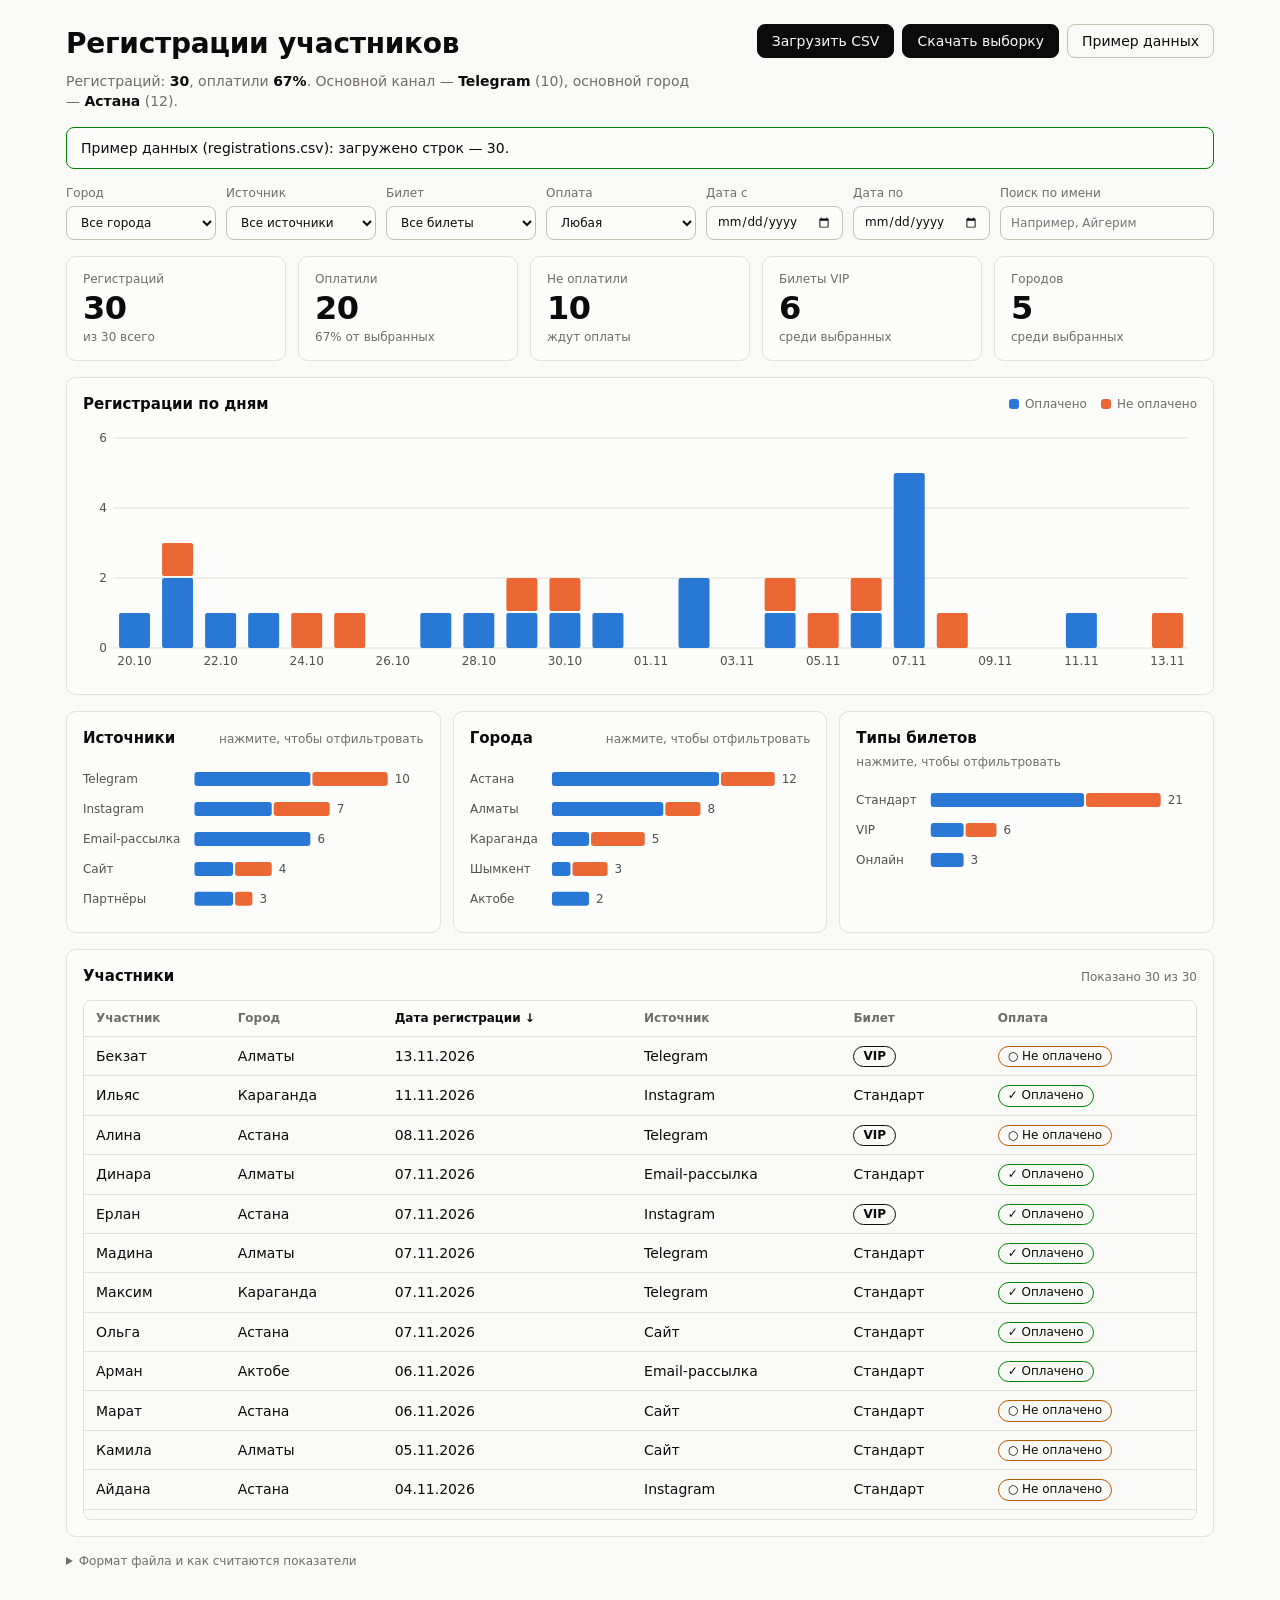
<file: index.html>
<!doctype html>
<html lang="ru">
<head>
  <meta charset="utf-8">
  <meta name="viewport" content="width=device-width, initial-scale=1">
  <title>Регистрации участников</title>
  <link rel="stylesheet" href="styles.css">
</head>
<body>
<div class="app" id="app">
  <header class="top">
    <div class="top-text">
      <h1>Регистрации участников</h1>
      <p class="lead" id="lead" aria-live="polite">Загрузка данных…</p>
    </div>
    <div class="top-actions">
      <label class="btn" for="file">Загрузить CSV</label>
      <input id="file" type="file" accept=".csv,text/csv,text/plain" hidden>
      <button class="btn" id="export" type="button">Скачать выборку</button>
      <button class="btn ghost" id="sample" type="button">Пример данных</button>
    </div>
  </header>

  <p class="notice" id="notice" role="status" hidden></p>

  <section class="filters" aria-label="Фильтры">
    <label class="field"><span>Город</span><select id="f-city"></select></label>
    <label class="field"><span>Источник</span><select id="f-source"></select></label>
    <label class="field"><span>Билет</span><select id="f-ticket"></select></label>
    <label class="field"><span>Оплата</span>
      <select id="f-paid"><option value="">Любая</option><option value="yes">Оплачено</option><option value="no">Не оплачено</option></select>
    </label>
    <label class="field"><span>Дата с</span><input id="f-from" type="date"></label>
    <label class="field"><span>Дата по</span><input id="f-to" type="date"></label>
    <label class="field grow"><span>Поиск по имени</span><input id="f-q" type="search" placeholder="Например, Айгерим" autocomplete="off"></label>
    <button class="btn ghost" id="reset" type="button" hidden>Сбросить фильтры</button>
  </section>

  <section class="kpis" aria-label="Основные показатели" id="kpis"></section>

  <section class="card">
    <div class="card-h">
      <h2>Регистрации по дням</h2>
      <div class="legend"><span><i class="sw paid"></i>Оплачено</span><span><i class="sw unpaid"></i>Не оплачено</span></div>
    </div>
    <div class="chart" id="chart-daily"></div>
  </section>

  <section class="grid3" aria-label="Разрезы">
    <div class="card"><div class="card-h"><h2>Источники</h2><span class="hint">нажмите, чтобы отфильтровать</span></div><div class="chart" id="chart-source"></div></div>
    <div class="card"><div class="card-h"><h2>Города</h2><span class="hint">нажмите, чтобы отфильтровать</span></div><div class="chart" id="chart-city"></div></div>
    <div class="card"><div class="card-h"><h2>Типы билетов</h2><span class="hint">нажмите, чтобы отфильтровать</span></div><div class="chart" id="chart-ticket"></div></div>
  </section>

  <section class="card">
    <div class="card-h">
      <h2>Участники</h2>
      <span class="hint" id="count"></span>
    </div>
    <div class="tablewrap">
      <table id="table">
        <thead><tr>
          <th data-sort="name" tabindex="0">Участник</th>
          <th data-sort="city" tabindex="0">Город</th>
          <th data-sort="registered" tabindex="0">Дата регистрации</th>
          <th data-sort="source" tabindex="0">Источник</th>
          <th data-sort="ticket" tabindex="0">Билет</th>
          <th data-sort="paid" tabindex="0">Оплата</th>
        </tr></thead>
        <tbody id="tbody"></tbody>
      </table>
    </div>
  </section>

  <details class="note">
    <summary>Формат файла и как считаются показатели</summary>
    <p>Файл CSV с заголовком: <code>name, city, registered, source, ticket, paid</code>. Разделитель — запятая или точка с запятой, дата — <code>ГГГГ-ММ-ДД</code>, в столбце <code>paid</code> значения «да» / «нет». Оплатили — участники со значением «да»; процент считается от числа выбранных регистраций. В графиках по источникам, городам и билетам не действует фильтр по их собственному признаку, чтобы можно было сравнить значения и переключиться на другое. Файл обрабатывается только в вашем браузере и никуда не отправляется.</p>
  </details>
</div>

<div class="tip" id="tip" hidden></div>
<script src="data.js"></script>
<script src="app.js"></script>
</body>
</html>
</file>
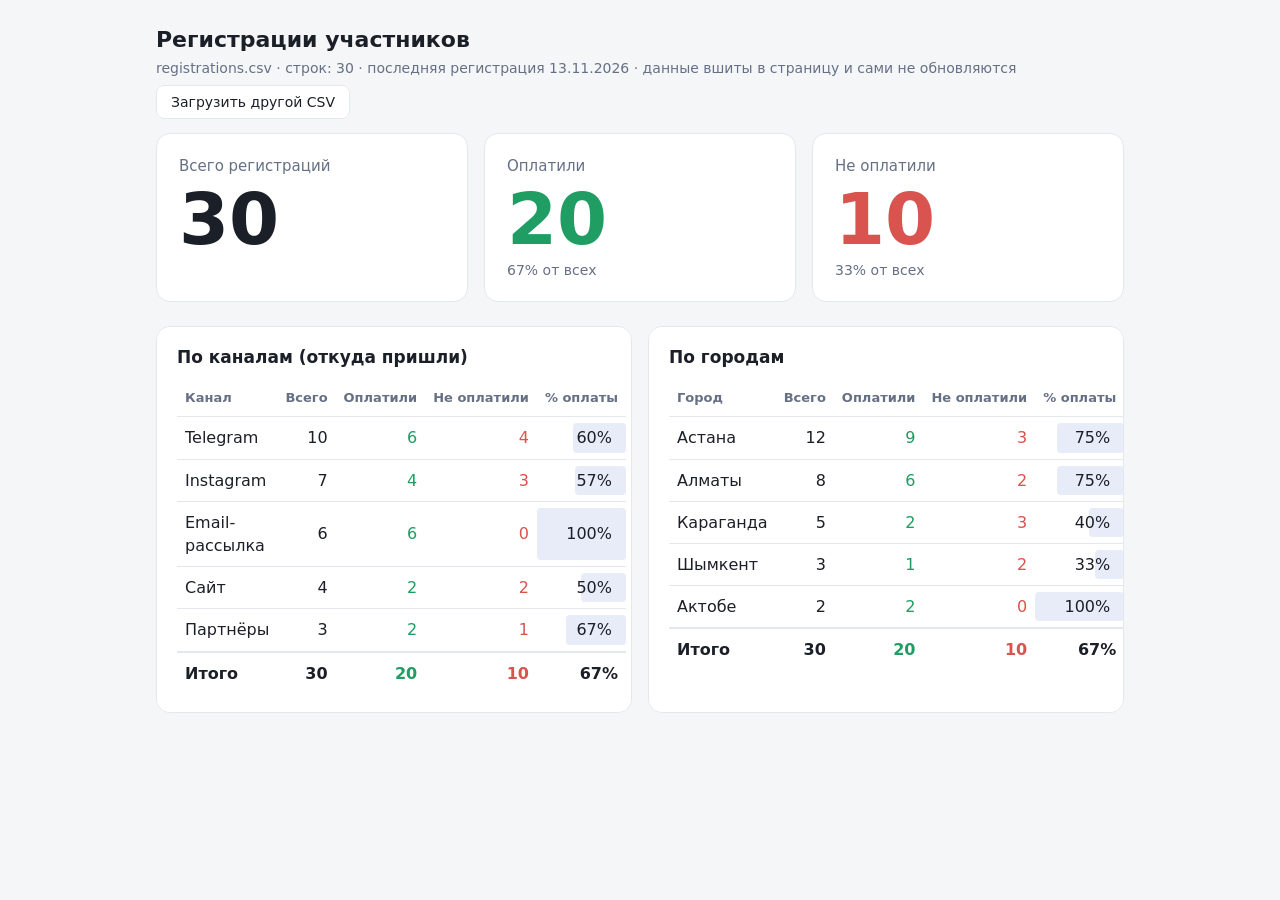
<file: public/index.html>
<!doctype html>
<html lang="ru">
<head>
<meta charset="utf-8">
<meta name="viewport" content="width=device-width, initial-scale=1">
<title>Регистрации участников</title>
<style>
  :root {
    --bg: #f5f6f8; --card: #fff; --text: #1b1f27; --muted: #667085; --line: #e4e7ec;
    --paid: #1f9d63; --unpaid: #d9534f; --accent: #2f5bea; --bar: #e8ecf8;
  }
  @media (prefers-color-scheme: dark) {
    :root { --bg: #14171c; --card: #1d2128; --text: #eef0f4; --muted: #9aa3b2; --line: #2d333d; --paid: #3ecf8e; --unpaid: #ff7a73; --accent: #7b9bff; --bar: #2a3350; }
  }
  * { box-sizing: border-box; }
  body { margin: 0; background: var(--bg); color: var(--text); font: 16px/1.45 system-ui, "Segoe UI", sans-serif; }
  .wrap { max-width: 1000px; margin: 0 auto; padding: 24px 16px 48px; }
  header { display: flex; flex-wrap: wrap; gap: 12px; align-items: center; justify-content: space-between; margin-bottom: 20px; }
  h1 { font-size: 22px; margin: 0; }
  .sub { color: var(--muted); font-size: 14px; margin-top: 2px; }
  .btn { font: inherit; font-size: 14px; padding: 8px 14px; border: 1px solid var(--line); border-radius: 8px; background: var(--card); color: var(--text); cursor: pointer; }
  .btn:hover { border-color: var(--accent); color: var(--accent); }

  .kpis { display: grid; grid-template-columns: repeat(3, 1fr); gap: 16px; margin-bottom: 24px; }
  .kpi { background: var(--card); border: 1px solid var(--line); border-radius: 14px; padding: 20px 22px; }
  .kpi .l { color: var(--muted); font-size: 15px; }
  .kpi .v { display: block; font-size: clamp(44px, 9vw, 72px); font-weight: 700; line-height: 1.05; margin-top: 4px; font-variant-numeric: tabular-nums; }
  .kpi.paid .v { color: var(--paid); }
  .kpi.unpaid .v { color: var(--unpaid); }
  .kpi .s { color: var(--muted); font-size: 14px; }

  .tables { display: grid; grid-template-columns: 1fr 1fr; gap: 16px; }
  .card { background: var(--card); border: 1px solid var(--line); border-radius: 14px; padding: 18px 20px; overflow-x: auto; }
  h2 { font-size: 17px; margin: 0 0 10px; }
  table { width: 100%; border-collapse: collapse; font-variant-numeric: tabular-nums; }
  th, td { padding: 9px 8px; text-align: right; border-bottom: 1px solid var(--line); white-space: nowrap; }
  th:first-child, td:first-child { text-align: left; white-space: normal; }
  th { font-size: 13px; font-weight: 600; color: var(--muted); }
  tbody tr:last-child td { border-bottom: 0; }
  tfoot td { font-weight: 700; border-top: 2px solid var(--line); border-bottom: 0; }
  td.paid { color: var(--paid); } td.unpaid { color: var(--unpaid); }
  .pct { position: relative; min-width: 76px; }
  .pct i { position: absolute; inset: 6px 0 6px auto; background: var(--bar); border-radius: 4px; z-index: 0; }
  .pct span { position: relative; z-index: 1; padding: 0 6px; }
  .msg { margin: 0 0 16px; padding: 10px 14px; border-radius: 8px; font-size: 14px; background: var(--card); border: 1px solid var(--line); }
  .msg.err { border-color: var(--unpaid); color: var(--unpaid); }
  .msg.warn { border-color: #d9a400; background: color-mix(in srgb, #d9a400 12%, var(--card)); }
  .msg b { display: block; margin-bottom: 4px; }
  .msg ul { margin: 0; padding-left: 20px; }

  @media (max-width: 760px) { .kpis, .tables { grid-template-columns: 1fr; } }
</style>
</head>
<body>
<div class="wrap">
  <header>
    <div>
      <h1>Регистрации участников</h1>
      <div class="sub" id="src">registrations.csv</div>
    </div>
    <div>
      <label class="btn" for="file">Загрузить другой CSV</label>
      <input id="file" type="file" accept=".csv,text/csv,text/plain" hidden>
    </div>
  </header>

  <div id="msgs" aria-live="polite"></div>

  <section class="kpis" aria-label="Итоги">
    <div class="kpi"><span class="l">Всего регистраций</span><span class="v" id="k-total">–</span><span class="s">&nbsp;</span></div>
    <div class="kpi paid"><span class="l">Оплатили</span><span class="v" id="k-paid">–</span><span class="s" id="k-paid-s">&nbsp;</span></div>
    <div class="kpi unpaid"><span class="l">Не оплатили</span><span class="v" id="k-unpaid">–</span><span class="s" id="k-unpaid-s">&nbsp;</span></div>
  </section>

  <section class="tables">
    <div class="card"><h2>По каналам (откуда пришли)</h2><table id="t-source"></table></div>
    <div class="card"><h2>По городам</h2><table id="t-city"></table></div>
  </section>
</div>

<script type="text/plain" id="csv">city,registered,source,paid
Астана,2026-10-30,Telegram,да
Актобе,2026-10-22,Email-рассылка,да
Астана,2026-11-07,Сайт,да
Астана,2026-10-21,Telegram,да
Астана,2026-10-27,Email-рассылка,да
Астана,2026-11-07,Instagram,да
Алматы,2026-11-07,Telegram,да
Алматы,2026-10-21,Сайт,да
Астана,2026-11-02,Email-рассылка,да
Актобе,2026-11-06,Email-рассылка,да
Алматы,2026-11-07,Email-рассылка,да
Алматы,2026-10-23,Партнёры,да
Астана,2026-11-08,Telegram,нет
Алматы,2026-11-13,Telegram,нет
Астана,2026-10-31,Instagram,да
Караганда,2026-11-11,Instagram,да
Алматы,2026-11-05,Сайт,нет
Шымкент,2026-10-29,Instagram,нет
Караганда,2026-10-25,Telegram,нет
Астана,2026-11-02,Email-рассылка,да
Шымкент,2026-10-30,Telegram,нет
Караганда,2026-11-07,Telegram,да
Алматы,2026-10-28,Партнёры,да
Караганда,2026-10-21,Партнёры,нет
Шымкент,2026-10-29,Telegram,да
Алматы,2026-10-20,Telegram,да
Астана,2026-11-04,Instagram,да
Караганда,2026-10-24,Instagram,нет
Астана,2026-11-04,Instagram,нет
Астана,2026-11-06,Сайт,нет
</script>

<script>
'use strict';
const $ = (id) => document.getElementById(id);
const YES = new Set(['да', 'yes', 'true', '1', 'y', 'оплачено', 'оплатил', 'оплатила']);
const NO = new Set(['нет', 'no', 'false', '0', 'n', 'не оплачено', 'не оплатил', 'не оплатила']);
const TOTAL_RE = /^(итого|всего|total)$/i;
const ISO = /^\d{4}-\d{2}-\d{2}$/;

/* ---------- чтение файла: кодировка ---------- */
function decode(buf) {
  const b = new Uint8Array(buf);
  if (b[0] === 0xFF && b[1] === 0xFE) return { text: new TextDecoder('utf-16le').decode(b), enc: 'UTF-16' };
  if (b[0] === 0xFE && b[1] === 0xFF) return { text: new TextDecoder('utf-16be').decode(b), enc: 'UTF-16' };
  try { return { text: new TextDecoder('utf-8', { fatal: true }).decode(b), enc: 'UTF-8' }; }
  catch { return { text: new TextDecoder('windows-1251').decode(b), enc: 'Windows-1251' }; }
}

/* ---------- разбор CSV ---------- */
function parseCSV(text) {
  text = text.replace(/^﻿/, '');
  const first = text.split(/\r?\n/, 1)[0] || '';
  const delim = (first.match(/;/g) || []).length > (first.match(/,/g) || []).length ? ';' : ',';
  const rows = []; let row = [], cell = '', q = false;
  for (let i = 0; i < text.length; i++) {
    const c = text[i];
    if (q) { if (c === '"') { if (text[i + 1] === '"') { cell += '"'; i++; } else q = false; } else cell += c; }
    else if (c === '"') q = true;
    else if (c === delim) { row.push(cell); cell = ''; }
    else if (c === '\n' || c === '\r') {
      if (c === '\r' && text[i + 1] === '\n') i++;
      row.push(cell); cell = '';
      if (row.some((x) => x.trim())) rows.push(row);
      row = [];
    } else cell += c;
  }
  row.push(cell);
  if (row.some((x) => x.trim())) rows.push(row);
  return rows;
}

const norm = (s) => s.toLowerCase().replace(/\s+/g, ' ').trim();
const sample = (arr, n = 4) => arr.slice(0, n).join(', ') + (arr.length > n ? ' и ещё ' + (arr.length - n) : '');

function toRecords(text) {
  const t = parseCSV(text);
  if (t.length < 2) throw new Error('В файле нет строк с данными.');
  const head = t[0].map((h) => h.trim().toLowerCase());
  const miss = ['city', 'source', 'paid'].filter((c) => !head.includes(c));
  if (miss.length) throw new Error('Не найдены столбцы: ' + miss.join(', ') + '. Нужны минимум: city, source, paid.');
  const ix = (c) => head.indexOf(c);
  const col = { city: ix('city'), source: ix('source'), paid: ix('paid'), name: ix('name'), reg: ix('registered') };
  const cell = (r, c) => (c < 0 ? '' : (r[c] || '').trim());

  const rows = [], warns = [];
  let skipped = 0, emptyCity = 0, emptySource = 0, last = '';
  const unknown = new Map(), seen = new Map(), dups = new Set();

  for (const r of t.slice(1)) {
    const city = cell(r, col.city), source = cell(r, col.source), name = cell(r, col.name);
    if ([city, source, name].some((v) => TOTAL_RE.test(v))) { skipped++; continue; }
    const raw = cell(r, col.paid), p = raw.toLowerCase();
    let paid = false;
    if (YES.has(p)) paid = true;
    else if (!NO.has(p)) unknown.set(raw || '(пусто)', (unknown.get(raw || '(пусто)') || 0) + 1);
    if (!city) emptyCity++;
    if (!source) emptySource++;
    const reg = cell(r, col.reg);
    if (ISO.test(reg) && reg > last) last = reg;
    if (name) {
      const k = norm(name) + '|' + norm(city);
      if (seen.has(k)) dups.add(name); else seen.set(k, 1);
    }
    rows.push({ city: city || '(не указан)', source: source || '(не указан)', paid });
  }

  if (skipped) warns.push(`Пропущено строк «Итого/Всего»: ${skipped} — они не считаются регистрациями.`);
  if (unknown.size) {
    const n = [...unknown.values()].reduce((a, b) => a + b, 0);
    warns.push(`В столбце paid не распознано значений: ${n} (${sample([...unknown.keys()].map((k) => '«' + k + '»'))}). Они посчитаны как «не оплатили». Распознаются «да» и «нет».`);
  }
  if (emptyCity) warns.push(`Строк без города: ${emptyCity} (показаны как «(не указан)»).`);
  if (emptySource) warns.push(`Строк без канала: ${emptySource} (показаны как «(не указан)»).`);
  for (const [key, label] of [['city', 'городов'], ['source', 'каналов']]) {
    const g = new Map();
    rows.forEach((r) => { const k = norm(r[key]); (g.get(k) || g.set(k, new Set()).get(k)).add(r[key]); });
    const similar = [...g.values()].filter((s) => s.size > 1).map((s) => [...s].join(' / '));
    if (similar.length) warns.push(`Похожие написания ${label}: ${similar.join('; ')}. Они посчитаны отдельными строками.`);
  }
  if (dups.size) warns.push(`Повторяются участники (имя и город): ${sample([...dups])}. Каждая строка посчитана как отдельная регистрация.`);
  return { rows, warns, last };
}

/* ---------- расчёт и вывод ---------- */
function group(rows, key) {
  const m = new Map();
  for (const r of rows) {
    const o = m.get(r[key]) || { k: r[key], n: 0, paid: 0 };
    o.n++; if (r.paid) o.paid++;
    m.set(o.k, o);
  }
  return [...m.values()].sort((a, b) => b.n - a.n || a.k.localeCompare(b.k, 'ru'));
}

const pct = (a, b) => (b ? Math.round((100 * a) / b) : 0);
const fmtDate = (d) => d.slice(8) + '.' + d.slice(5, 7) + '.' + d.slice(0, 4);
function td(text, cls) { const e = document.createElement('td'); e.textContent = text; if (cls) e.className = cls; return e; }

function fillTable(tbl, label, list, total) {
  tbl.replaceChildren();
  const thead = tbl.createTHead().insertRow();
  [label, 'Всего', 'Оплатили', 'Не оплатили', '% оплаты'].forEach((h) => { const th = document.createElement('th'); th.textContent = h; thead.append(th); });
  const tb = tbl.createTBody();
  for (const d of list) {
    const tr = tb.insertRow();
    const p = pct(d.paid, d.n);
    const cell = td('', 'pct');
    const bar = document.createElement('i'); bar.style.width = p + '%';
    const span = document.createElement('span'); span.textContent = p + '%';
    cell.append(bar, span);
    tr.append(td(d.k), td(d.n), td(d.paid, 'paid'), td(d.n - d.paid, 'unpaid'), cell);
  }
  const tr = tbl.createTFoot().insertRow();
  tr.append(td('Итого'), td(total.n), td(total.paid, 'paid'), td(total.n - total.paid, 'unpaid'), td(pct(total.paid, total.n) + '%'));
}

function render(rows) {
  const n = rows.length, paid = rows.filter((r) => r.paid).length;
  $('k-total').textContent = n;
  $('k-paid').textContent = paid;
  $('k-unpaid').textContent = n - paid;
  $('k-paid-s').textContent = pct(paid, n) + '% от всех';
  $('k-unpaid-s').textContent = pct(n - paid, n) + '% от всех';
  const total = { n, paid };
  fillTable($('t-source'), 'Канал', group(rows, 'source'), total);
  fillTable($('t-city'), 'Город', group(rows, 'city'), total);
}

function showMsgs(items) { // items: [{cls, title, lines[]}]
  $('msgs').replaceChildren(...items.map(({ cls, title, lines }) => {
    const box = document.createElement('div'); box.className = 'msg ' + cls;
    if (title) { const b = document.createElement('b'); b.textContent = title; box.append(b); }
    if (lines.length === 1 && !title) box.textContent = lines[0];
    else { const ul = document.createElement('ul'); lines.forEach((l) => { const li = document.createElement('li'); li.textContent = l; ul.append(li); }); box.append(ul); }
    return box;
  }));
}

function load(text, label, enc, embedded) {
  try {
    const { rows, warns, last } = toRecords(text);
    render(rows);
    const parts = [label, 'строк: ' + rows.length];
    if (last) parts.push('последняя регистрация ' + fmtDate(last));
    if (embedded) parts.push('данные вшиты в страницу и сами не обновляются');
    $('src').textContent = parts.join(' · ');
    const msgs = [];
    if (enc && enc !== 'UTF-8') msgs.push({ cls: '', lines: ['Файл не в UTF-8, прочитан как ' + enc + '.'] });
    if (warns.length) msgs.push({ cls: 'warn', title: 'Проверьте данные:', lines: warns });
    showMsgs(msgs);
  } catch (e) {
    showMsgs([{ cls: 'err', lines: ['Не удалось загрузить файл. ' + e.message + ' Ниже остались прежние данные.'] }]);
  }
}

$('file').addEventListener('change', (e) => {
  const f = e.target.files[0]; if (!f) return;
  const rd = new FileReader();
  rd.onload = () => { const { text, enc } = decode(rd.result); load(text, f.name, enc, false); };
  rd.onerror = () => showMsgs([{ cls: 'err', lines: ['Не удалось прочитать файл.'] }]);
  rd.readAsArrayBuffer(f);
  e.target.value = '';
});

load($('csv').textContent, 'registrations.csv', 'UTF-8', true);
</script>
</body>
</html>
</file>
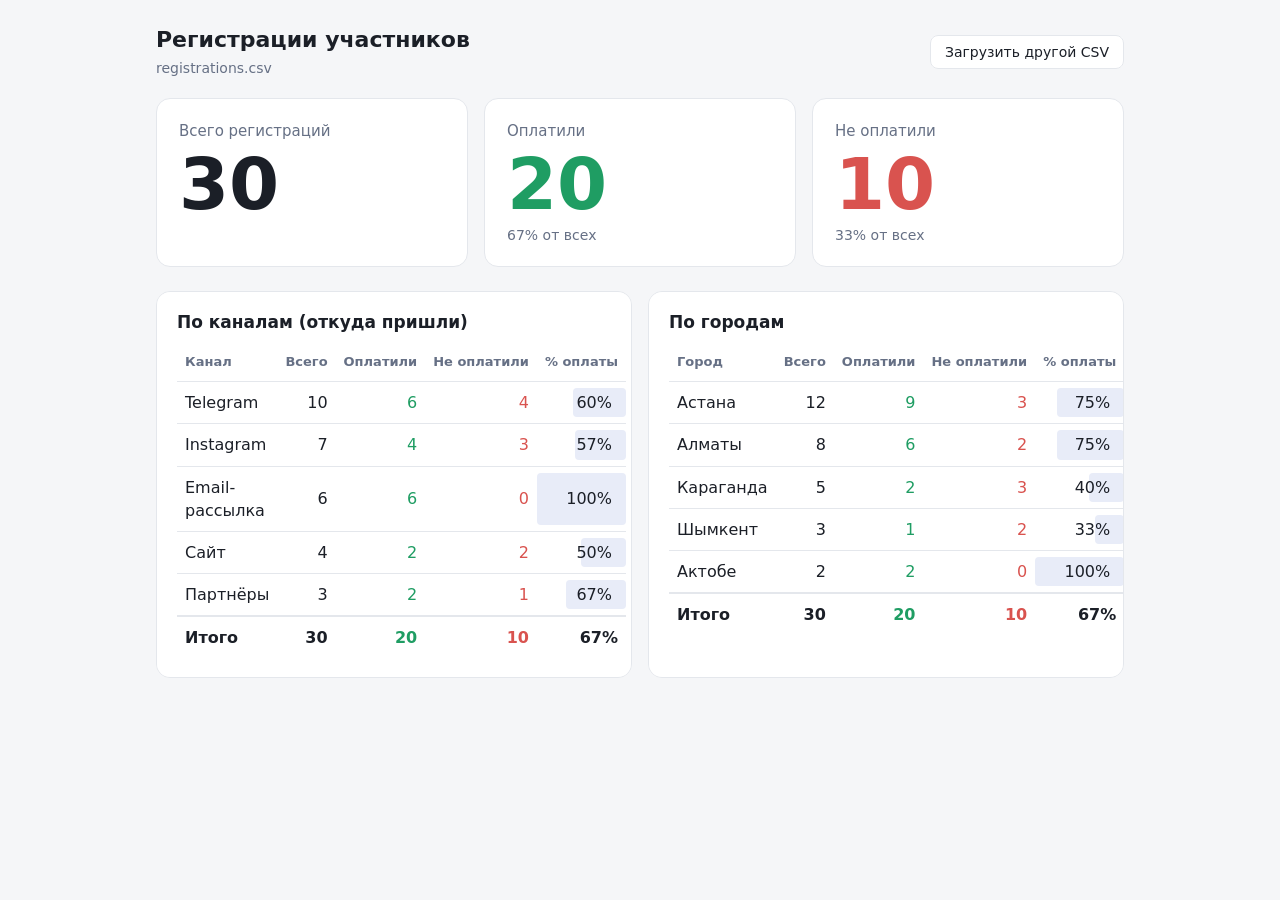
<file: dashboard.html>
<!doctype html>
<html lang="ru">
<head>
<meta charset="utf-8">
<meta name="viewport" content="width=device-width, initial-scale=1">
<title>Регистрации участников</title>
<style>
  :root {
    --bg: #f5f6f8; --card: #fff; --text: #1b1f27; --muted: #667085; --line: #e4e7ec;
    --paid: #1f9d63; --unpaid: #d9534f; --accent: #2f5bea; --bar: #e8ecf8;
  }
  @media (prefers-color-scheme: dark) {
    :root { --bg: #14171c; --card: #1d2128; --text: #eef0f4; --muted: #9aa3b2; --line: #2d333d; --paid: #3ecf8e; --unpaid: #ff7a73; --accent: #7b9bff; --bar: #2a3350; }
  }
  * { box-sizing: border-box; }
  body { margin: 0; background: var(--bg); color: var(--text); font: 16px/1.45 system-ui, "Segoe UI", sans-serif; }
  .wrap { max-width: 1000px; margin: 0 auto; padding: 24px 16px 48px; }
  header { display: flex; flex-wrap: wrap; gap: 12px; align-items: center; justify-content: space-between; margin-bottom: 20px; }
  h1 { font-size: 22px; margin: 0; }
  .sub { color: var(--muted); font-size: 14px; margin-top: 2px; }
  .btn { font: inherit; font-size: 14px; padding: 8px 14px; border: 1px solid var(--line); border-radius: 8px; background: var(--card); color: var(--text); cursor: pointer; }
  .btn:hover { border-color: var(--accent); color: var(--accent); }

  .kpis { display: grid; grid-template-columns: repeat(3, 1fr); gap: 16px; margin-bottom: 24px; }
  .kpi { background: var(--card); border: 1px solid var(--line); border-radius: 14px; padding: 20px 22px; }
  .kpi .l { color: var(--muted); font-size: 15px; }
  .kpi .v { display: block; font-size: clamp(44px, 9vw, 72px); font-weight: 700; line-height: 1.05; margin-top: 4px; font-variant-numeric: tabular-nums; }
  .kpi.paid .v { color: var(--paid); }
  .kpi.unpaid .v { color: var(--unpaid); }
  .kpi .s { color: var(--muted); font-size: 14px; }

  .tables { display: grid; grid-template-columns: 1fr 1fr; gap: 16px; }
  .card { background: var(--card); border: 1px solid var(--line); border-radius: 14px; padding: 18px 20px; overflow-x: auto; }
  h2 { font-size: 17px; margin: 0 0 10px; }
  table { width: 100%; border-collapse: collapse; font-variant-numeric: tabular-nums; }
  th, td { padding: 9px 8px; text-align: right; border-bottom: 1px solid var(--line); white-space: nowrap; }
  th:first-child, td:first-child { text-align: left; white-space: normal; }
  th { font-size: 13px; font-weight: 600; color: var(--muted); }
  tbody tr:last-child td { border-bottom: 0; }
  tfoot td { font-weight: 700; border-top: 2px solid var(--line); border-bottom: 0; }
  td.paid { color: var(--paid); } td.unpaid { color: var(--unpaid); }
  .pct { position: relative; min-width: 76px; }
  .pct i { position: absolute; inset: 6px 0 6px auto; background: var(--bar); border-radius: 4px; z-index: 0; }
  .pct span { position: relative; z-index: 1; padding: 0 6px; }
  .msg { margin: 0 0 16px; padding: 10px 14px; border-radius: 8px; font-size: 14px; background: var(--card); border: 1px solid var(--line); }
  .msg.err { border-color: var(--unpaid); color: var(--unpaid); }

  @media (max-width: 760px) { .kpis, .tables { grid-template-columns: 1fr; } }
</style>
</head>
<body>
<div class="wrap">
  <header>
    <div>
      <h1>Регистрации участников</h1>
      <div class="sub" id="src">registrations.csv</div>
    </div>
    <div>
      <label class="btn" for="file">Загрузить другой CSV</label>
      <input id="file" type="file" accept=".csv,text/csv,text/plain" hidden>
    </div>
  </header>

  <p class="msg err" id="err" hidden></p>

  <section class="kpis" aria-label="Итоги">
    <div class="kpi"><span class="l">Всего регистраций</span><span class="v" id="k-total">–</span><span class="s">&nbsp;</span></div>
    <div class="kpi paid"><span class="l">Оплатили</span><span class="v" id="k-paid">–</span><span class="s" id="k-paid-s">&nbsp;</span></div>
    <div class="kpi unpaid"><span class="l">Не оплатили</span><span class="v" id="k-unpaid">–</span><span class="s" id="k-unpaid-s">&nbsp;</span></div>
  </section>

  <section class="tables">
    <div class="card"><h2>По каналам (откуда пришли)</h2><table id="t-source"></table></div>
    <div class="card"><h2>По городам</h2><table id="t-city"></table></div>
  </section>
</div>

<script type="text/plain" id="csv">name,city,registered,source,ticket,paid
Айгерим,Астана,2026-10-30,Telegram,VIP,да
Данияр,Актобе,2026-10-22,Email-рассылка,Стандарт,да
Ольга,Астана,2026-11-07,Сайт,Стандарт,да
Нурлан,Астана,2026-10-21,Telegram,Стандарт,да
Асель,Астана,2026-10-27,Email-рассылка,Стандарт,да
Ерлан,Астана,2026-11-07,Instagram,VIP,да
Мадина,Алматы,2026-11-07,Telegram,Стандарт,да
Тимур,Алматы,2026-10-21,Сайт,Стандарт,да
Жанна,Астана,2026-11-02,Email-рассылка,Стандарт,да
Арман,Актобе,2026-11-06,Email-рассылка,Стандарт,да
Динара,Алматы,2026-11-07,Email-рассылка,Стандарт,да
Руслан,Алматы,2026-10-23,Партнёры,Стандарт,да
Алина,Астана,2026-11-08,Telegram,VIP,нет
Бекзат,Алматы,2026-11-13,Telegram,VIP,нет
Сауле,Астана,2026-10-31,Instagram,Онлайн,да
Ильяс,Караганда,2026-11-11,Instagram,Стандарт,да
Камила,Алматы,2026-11-05,Сайт,Стандарт,нет
Санжар,Шымкент,2026-10-29,Instagram,Стандарт,нет
Елена,Караганда,2026-10-25,Telegram,Стандарт,нет
Азамат,Астана,2026-11-02,Email-рассылка,Стандарт,да
Гульнара,Шымкент,2026-10-30,Telegram,VIP,нет
Максим,Караганда,2026-11-07,Telegram,Стандарт,да
Аружан,Алматы,2026-10-28,Партнёры,VIP,да
Ерасыл,Караганда,2026-10-21,Партнёры,Стандарт,нет
Томирис,Шымкент,2026-10-29,Telegram,Онлайн,да
Даурен,Алматы,2026-10-20,Telegram,Стандарт,да
Карина,Астана,2026-11-04,Instagram,Онлайн,да
Олжас,Караганда,2026-10-24,Instagram,Стандарт,нет
Айдана,Астана,2026-11-04,Instagram,Стандарт,нет
Марат,Астана,2026-11-06,Сайт,Стандарт,нет
</script>

<script>
'use strict';
const $ = (id) => document.getElementById(id);
const YES = new Set(['да', 'yes', 'true', '1', 'y']);

function parseCSV(text) {
  text = text.replace(/^﻿/, '');
  const first = text.split(/\r?\n/, 1)[0] || '';
  const delim = (first.match(/;/g) || []).length > (first.match(/,/g) || []).length ? ';' : ',';
  const rows = []; let row = [], cell = '', q = false;
  for (let i = 0; i < text.length; i++) {
    const c = text[i];
    if (q) { if (c === '"') { if (text[i + 1] === '"') { cell += '"'; i++; } else q = false; } else cell += c; }
    else if (c === '"') q = true;
    else if (c === delim) { row.push(cell); cell = ''; }
    else if (c === '\n' || c === '\r') {
      if (c === '\r' && text[i + 1] === '\n') i++;
      row.push(cell); cell = '';
      if (row.some((x) => x.trim())) rows.push(row);
      row = [];
    } else cell += c;
  }
  row.push(cell);
  if (row.some((x) => x.trim())) rows.push(row);
  return rows;
}

function toRecords(text) {
  const t = parseCSV(text);
  if (t.length < 2) throw new Error('В файле нет строк с данными.');
  const head = t[0].map((h) => h.trim().toLowerCase());
  const need = ['city', 'source', 'paid'];
  const miss = need.filter((c) => !head.includes(c));
  if (miss.length) throw new Error('Не найдены столбцы: ' + miss.join(', ') + '. Нужны минимум: city, source, paid.');
  const ix = Object.fromEntries(need.map((c) => [c, head.indexOf(c)]));
  return t.slice(1).map((r) => ({
    city: (r[ix.city] || '').trim() || '(не указан)',
    source: (r[ix.source] || '').trim() || '(не указан)',
    paid: YES.has((r[ix.paid] || '').trim().toLowerCase()),
  }));
}

function group(rows, key) {
  const m = new Map();
  for (const r of rows) {
    const o = m.get(r[key]) || { k: r[key], n: 0, paid: 0 };
    o.n++; if (r.paid) o.paid++;
    m.set(o.k, o);
  }
  return [...m.values()].sort((a, b) => b.n - a.n || a.k.localeCompare(b.k, 'ru'));
}

const pct = (a, b) => (b ? Math.round((100 * a) / b) : 0);
function td(text, cls) { const e = document.createElement('td'); e.textContent = text; if (cls) e.className = cls; return e; }

function fillTable(tbl, label, list, total) {
  tbl.replaceChildren();
  const thead = tbl.createTHead().insertRow();
  [label, 'Всего', 'Оплатили', 'Не оплатили', '% оплаты'].forEach((h) => { const th = document.createElement('th'); th.textContent = h; thead.append(th); });
  const tb = tbl.createTBody();
  for (const d of list) {
    const tr = tb.insertRow();
    const p = pct(d.paid, d.n);
    const cell = td('', 'pct');
    const bar = document.createElement('i'); bar.style.width = p + '%';
    const span = document.createElement('span'); span.textContent = p + '%';
    cell.append(bar, span);
    tr.append(td(d.k), td(d.n), td(d.paid, 'paid'), td(d.n - d.paid, 'unpaid'), cell);
  }
  const tr = tbl.createTFoot().insertRow();
  tr.append(td('Итого'), td(total.n), td(total.paid, 'paid'), td(total.n - total.paid, 'unpaid'), td(pct(total.paid, total.n) + '%'));
}

function render(rows) {
  const n = rows.length, paid = rows.filter((r) => r.paid).length;
  $('k-total').textContent = n;
  $('k-paid').textContent = paid;
  $('k-unpaid').textContent = n - paid;
  $('k-paid-s').textContent = pct(paid, n) + '% от всех';
  $('k-unpaid-s').textContent = pct(n - paid, n) + '% от всех';
  const total = { n, paid };
  fillTable($('t-source'), 'Канал', group(rows, 'source'), total);
  fillTable($('t-city'), 'Город', group(rows, 'city'), total);
}

function load(text, label) {
  try {
    render(toRecords(text));
    $('src').textContent = label;
    $('err').hidden = true;
  } catch (e) {
    $('err').textContent = 'Не удалось загрузить файл. ' + e.message;
    $('err').hidden = false;
  }
}

$('file').addEventListener('change', (e) => {
  const f = e.target.files[0]; if (!f) return;
  const rd = new FileReader();
  rd.onload = () => load(String(rd.result), f.name);
  rd.onerror = () => { $('err').textContent = 'Не удалось прочитать файл.'; $('err').hidden = false; };
  rd.readAsText(f, 'utf-8');
  e.target.value = '';
});

load($('csv').textContent, 'registrations.csv');
</script>
</body>
</html>
</file>
<file: styles.css>
:root {
  --bg: #f9f9f7;
  --surface: #fcfcfb;
  --ink: #0b0b0b;
  --ink2: #52514e;
  --muted: #6f6d67;
  --line: #e1e0d9;
  --axis: #c3c2b7;
  --paid: #2a78d6;
  --unpaid: #eb6834;
  --ok: #008300;
  --warn: #b85a00;
  --focus: #0b0b0b;
  --shadow: 0 4px 16px rgba(11, 11, 11, .12);
  color-scheme: light;
}
@media (prefers-color-scheme: dark) {
  :root:not([data-theme="light"]) {
    --bg: #0d0d0d; --surface: #1a1a19; --ink: #f0efec; --ink2: #c3c2b7; --muted: #a09e97;
    --line: #2c2c2a; --axis: #383835; --paid: #3987e5; --unpaid: #d95926; --ok: #0ca30c; --warn: #e0883a;
    --focus: #f0efec; --shadow: 0 4px 16px rgba(0, 0, 0, .5); color-scheme: dark;
  }
}
:root[data-theme="dark"] {
  --bg: #0d0d0d; --surface: #1a1a19; --ink: #f0efec; --ink2: #c3c2b7; --muted: #a09e97;
  --line: #2c2c2a; --axis: #383835; --paid: #3987e5; --unpaid: #d95926; --ok: #0ca30c; --warn: #e0883a;
  --focus: #f0efec; --shadow: 0 4px 16px rgba(0, 0, 0, .5); color-scheme: dark;
}

* { box-sizing: border-box; }
[hidden] { display: none !important; }
html { -webkit-text-size-adjust: 100%; }
body {
  margin: 0; background: var(--bg); color: var(--ink);
  font: 14px/1.45 Inter, system-ui, -apple-system, "Segoe UI", sans-serif;
  font-variant-numeric: tabular-nums;
}
.app {
  max-width: 1180px; margin: 0 auto; display: flex; flex-direction: column; gap: 16px;
  padding: 24px max(16px, env(safe-area-inset-right, 0px)) 40px max(16px, env(safe-area-inset-left, 0px));
}
h1 { margin: 0; font-size: 28px; font-weight: 600; letter-spacing: -.01em; text-wrap: balance; }
h2 { margin: 0; font-size: 15px; font-weight: 600; }
.lead { margin: 6px 0 0; color: var(--muted); max-width: 72ch; }
.lead b { color: var(--ink); font-weight: 600; }

.top { display: flex; flex-wrap: wrap; gap: 12px 24px; justify-content: space-between; align-items: flex-start; }
.top-text { min-width: 0; flex: 1 1 380px; }
.top-actions { display: flex; flex-wrap: wrap; gap: 8px; }

.btn {
  display: inline-flex; align-items: center; height: 34px; padding: 0 14px; border-radius: 8px;
  border: 1px solid var(--ink); background: var(--ink); color: var(--bg);
  font: inherit; font-weight: 500; cursor: pointer; white-space: nowrap;
}
.btn:hover { opacity: .88; }
.btn.ghost { background: transparent; color: var(--ink); border-color: var(--axis); }
.btn.ghost:hover { background: var(--surface); opacity: 1; }
:is(.btn, select, input, th[data-sort], .row):focus-visible { outline: 2px solid var(--focus); outline-offset: 2px; }

.notice { margin: 0; padding: 10px 14px; border-radius: 8px; border: 1px solid var(--warn); background: var(--surface); color: var(--ink); }
.notice.ok { border-color: var(--ok); }

.filters { display: flex; flex-wrap: wrap; gap: 10px; align-items: flex-end; }
.field { display: flex; flex-direction: column; gap: 3px; font-size: 12px; color: var(--muted); min-width: 0; }
.field.grow { flex: 1 1 200px; }
select, input[type="date"], input[type="search"] {
  height: 34px; padding: 0 10px; border: 1px solid var(--axis); border-radius: 8px; background: var(--surface);
  color: var(--ink); font: inherit; min-width: 0; max-width: 100%;
}
select { min-width: 150px; }
.field.grow input { width: 100%; }

.kpis { display: grid; grid-template-columns: repeat(auto-fit, minmax(150px, 1fr)); gap: 12px; }
.kpi { background: var(--surface); border: 1px solid var(--line); border-radius: 10px; padding: 14px 16px; display: flex; flex-direction: column; gap: 2px; min-width: 0; }
.kpi .l { font-size: 12px; color: var(--muted); }
.kpi .v { font-size: 32px; font-weight: 600; line-height: 1.15; letter-spacing: -.02em; }
.kpi .s { font-size: 12px; color: var(--muted); }

.card { background: var(--surface); border: 1px solid var(--line); border-radius: 10px; padding: 16px; min-width: 0; }
.card-h { display: flex; flex-wrap: wrap; justify-content: space-between; align-items: baseline; gap: 4px 16px; margin-bottom: 12px; }
.hint { font-size: 12px; color: var(--muted); }
.legend { display: flex; gap: 14px; font-size: 12px; color: var(--muted); }
.legend span { display: inline-flex; align-items: center; gap: 6px; }
.sw { width: 10px; height: 10px; border-radius: 3px; display: inline-block; }
.sw.paid { background: var(--paid); } .sw.unpaid { background: var(--unpaid); }

.grid3 { display: grid; grid-template-columns: repeat(auto-fit, minmax(min(100%, 320px), 1fr)); gap: 12px; }
.chart { position: relative; min-height: 80px; color: var(--muted); }
.chart svg { display: block; width: 100%; height: auto; overflow: visible; }
.chart text { fill: var(--ink2); font-size: 12px; font-family: inherit; }
.chart .grid { stroke: var(--line); }
.chart .empty { padding: 20px 0; text-align: center; }
.row { cursor: pointer; outline: none; }
.row .hit { fill: transparent; }
.row:hover .hit, .row:focus-visible .hit { fill: var(--bg); }
.row[aria-pressed="true"] text.lab { fill: var(--ink); font-weight: 600; }

.tip {
  position: fixed; z-index: 20; pointer-events: none; padding: 7px 10px; border-radius: 8px;
  background: var(--surface); border: 1px solid var(--axis); box-shadow: var(--shadow);
  font-size: 12px; color: var(--ink2); white-space: nowrap;
}
.tip b { display: block; color: var(--ink); font-weight: 600; margin-bottom: 2px; }

.tablewrap { overflow: auto; max-height: 520px; border: 1px solid var(--line); border-radius: 8px; background: var(--bg); }
table { border-collapse: collapse; width: 100%; min-width: 680px; }
th {
  position: sticky; top: 0; z-index: 1; background: var(--surface); text-align: left; font-size: 12px; font-weight: 600;
  color: var(--muted); padding: 9px 12px; border-bottom: 1px solid var(--line); white-space: nowrap; user-select: none; cursor: pointer;
}
th:hover, th[aria-sort="ascending"], th[aria-sort="descending"] { color: var(--ink); }
th[aria-sort="ascending"]::after { content: " ↑"; }
th[aria-sort="descending"]::after { content: " ↓"; }
td { padding: 8px 12px; border-bottom: 1px solid var(--line); white-space: nowrap; }
tbody tr:last-child td { border-bottom: 0; }
tbody tr:hover td { background: var(--surface); }
td.none { text-align: center; color: var(--muted); padding: 28px; }
.pill { display: inline-block; padding: 1px 9px; border-radius: 999px; border: 1px solid var(--axis); font-size: 12px; }
.pill.ok { border-color: var(--ok); } .pill.no { border-color: var(--warn); } .pill.vip { border-color: var(--ink); font-weight: 600; }

.note { font-size: 12px; color: var(--muted); }
.note summary { cursor: pointer; }
.note p { margin: 8px 0 0; max-width: 80ch; line-height: 1.55; }
code { background: var(--surface); border: 1px solid var(--line); border-radius: 4px; padding: 0 4px; }

body.drag::after {
  content: "Отпустите файл CSV, чтобы загрузить"; position: fixed; inset: 12px; z-index: 30; display: grid; place-items: center;
  border: 2px dashed var(--ink); border-radius: 14px; background: color-mix(in srgb, var(--bg) 88%, transparent); font-size: 18px; font-weight: 600;
}
@media (max-width: 520px) {
  h1 { font-size: 24px; }
  select, .field { flex: 1 1 140px; }
}
@media (prefers-reduced-motion: no-preference) {
  .btn { transition: opacity .15s; }
}
</file>
